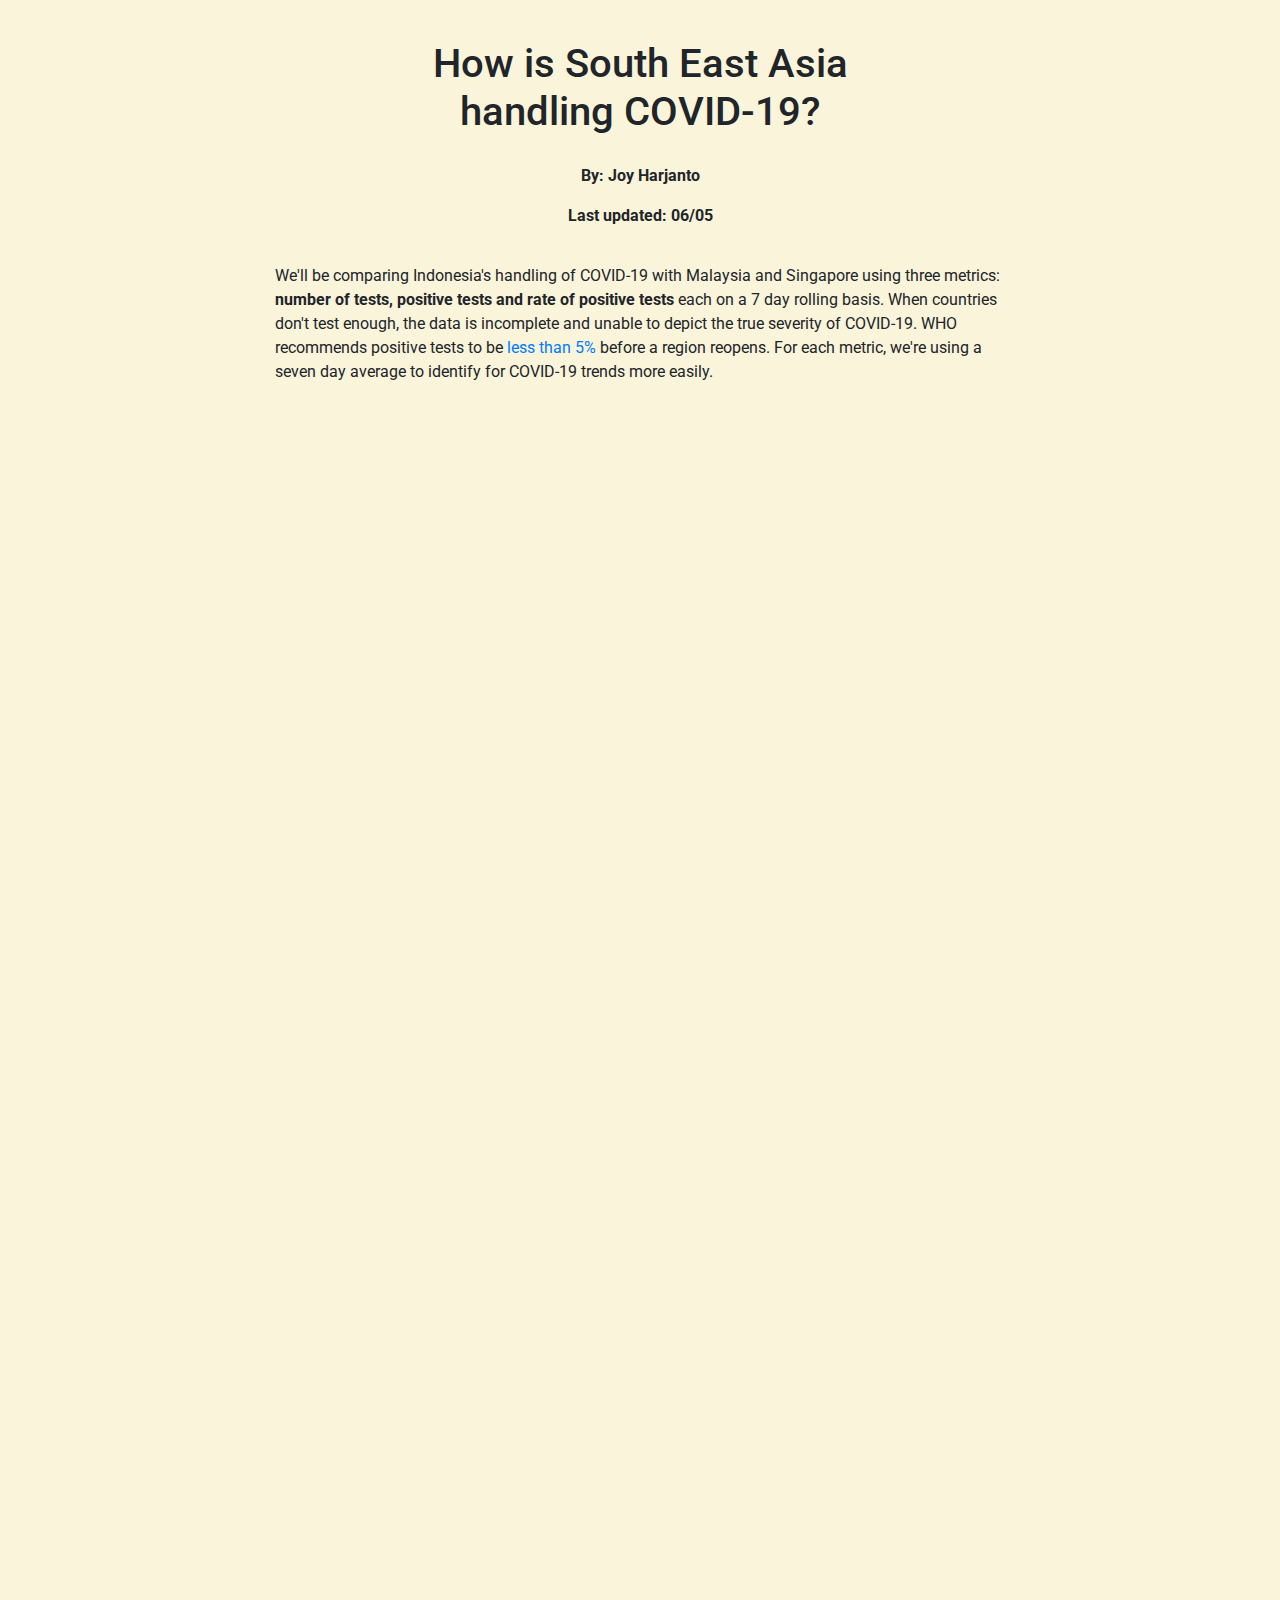
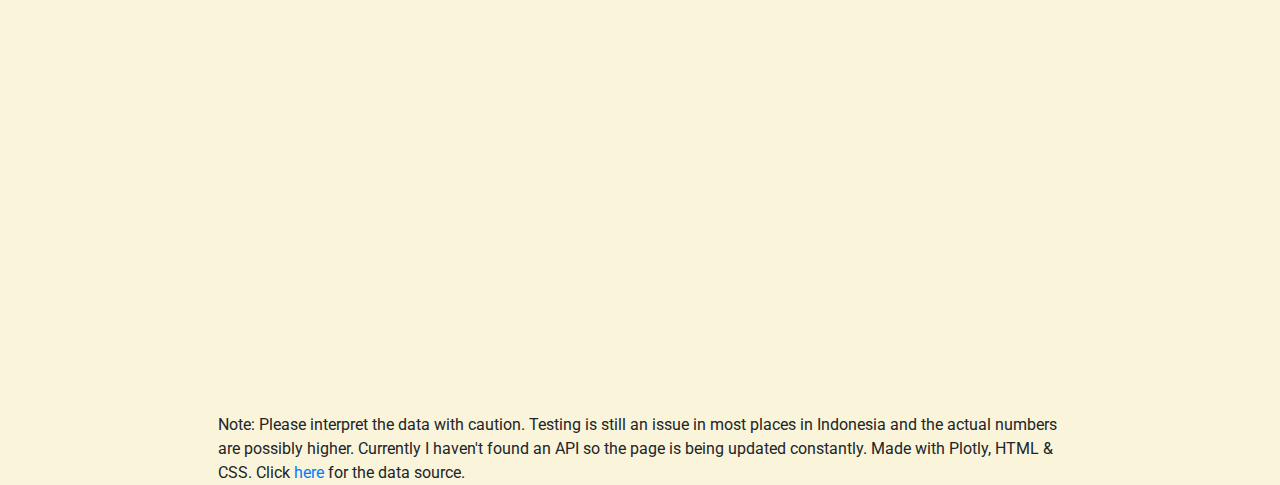
<file: index.html>
<!DOCTYPE html>
<html lang="en" dir="ltr">
  <head>
    <meta charset="utf-8">
    <title>How well is South East Asia handling COVID-19?</title>
    <link rel="preconnect" href="https://fonts.gstatic.com">
    <link href="https://fonts.googleapis.com/css2?family=Roboto:wght@300&display=swap" rel="stylesheet">
    <link rel="stylesheet" href="main.css">
    <link rel="stylesheet" href="https://stackpath.bootstrapcdn.com/bootstrap/4.3.1/css/bootstrap.min.css" integrity="sha384-ggOyR0iXCbMQv3Xipma34MD+dH/1fQ784/j6cY/iJTQUOhcWr7x9JvoRxT2MZw1T" crossorigin="anonymous">
    <link rel="import" href="file:///Users/joyharjanto/Desktop/indocovid/firstchart.html">
  </head>
  <body>
    <header>
    <div class="container">
    <div class="row">
      <div class="col">
      </div>
      <div class="col-6">
        <h1> How is South East Asia  handling COVID-19? </h1>
      </div>
      <div class="col">
      </div>
    </div>
    <div class="row">
      <div class="col">
      </div>
      <div class="col-6" id="name">
        <p> <b>By: Joy Harjanto</b> </p>
        <p> <b>Last updated: 06/05</b> </p>
      </div>
      <div class="col">
      </div>
    </div>
    <div class="row">
      <div class="col">
      </div>
      <div class="col-8" id="intro-desc">
        We'll be comparing Indonesia's handling of COVID-19 with Malaysia and Singapore using three metrics:<b> number of tests, positive tests and rate of positive tests</b> each on a 7 day rolling basis.
        When countries don't test enough, the data is incomplete and unable to depict the true severity of COVID-19. WHO recommends positive tests to be <a href="https://apps.who.int/iris/handle/10665/332073">less than 5%</a> before a region reopens. For each metric, we're using a seven day average to identify for COVID-19 trends more easily.
      </div>
      <div class="col">
      </div>
    </div>
    <div class="row">
      <div class="col-2">
      </div>
      <div class="col" id="intro-desc">
        <embed type="text/html" src="file:///Users/joyharjanto/Desktop/indocovid/firstchart.html" width="700" height="500">
      </div>
    </div>
    <br>
    <div class="row">
      <div class="col-2">
      </div>
      <div class="col" id="intro-desc">
        <embed type="text/html" src="file:///Users/joyharjanto/Desktop/indocovid/secondchart.html" width="700" height="500">
      </div>
    </div>
    <div class="row">
      <div class="col-2">
      </div>
      <div class="col" id="intro-desc">
        <embed type="text/html" src="file:///Users/joyharjanto/Desktop/indocovid/third_chart.html" width="700" height="500">
      </div>
    </div>
    </div>
    <br>
    <div class="row">
      <div class="col">
      </div>
      <div class="col-8">
        Note: Please interpret the data with caution. Testing is still an issue in most places in Indonesia and the actual numbers are possibly higher. Currently I haven't found an API so the page is being updated constantly.
        Made with Plotly, HTML & CSS. Click <a href="https://ourworldindata.org/coronavirus-data">here</a> for the data source.
      </div>
      <div class="col">
      </div>
    </div>
    </header>
  </body>
</html>
</file>
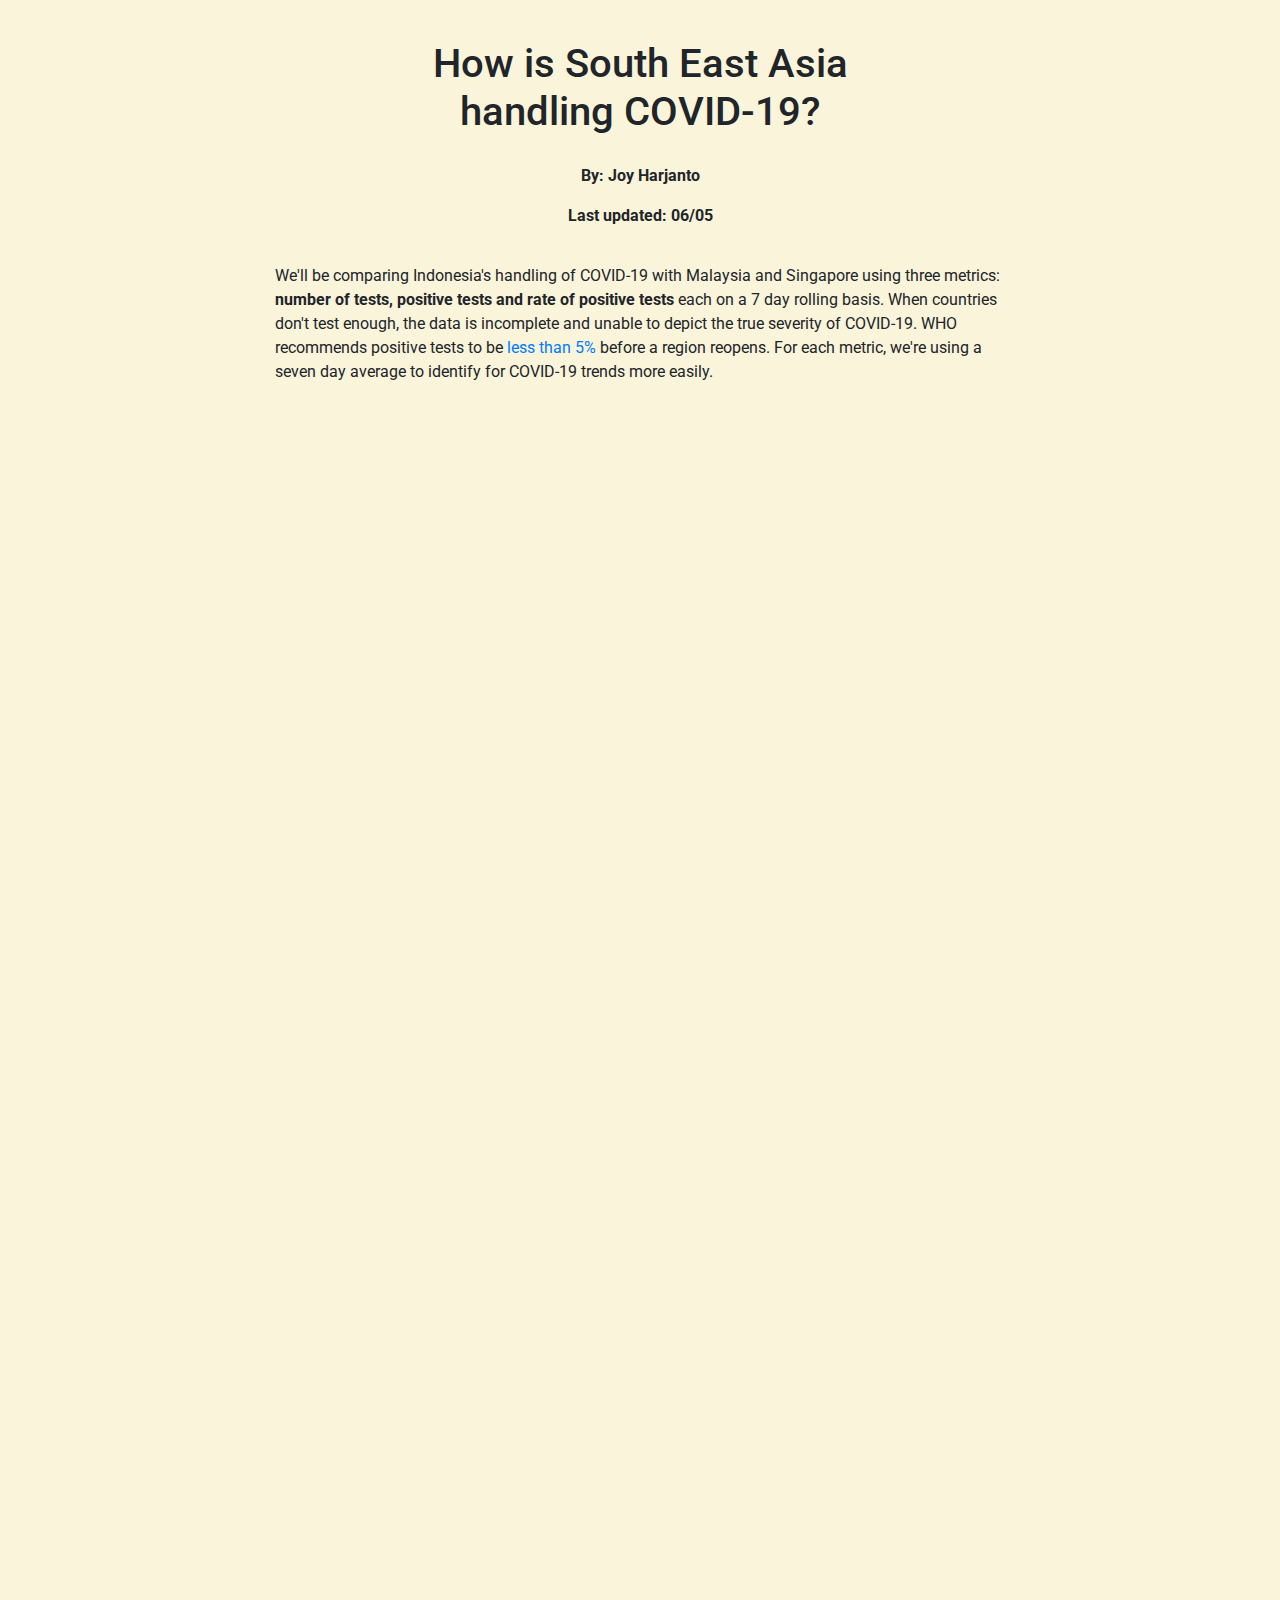
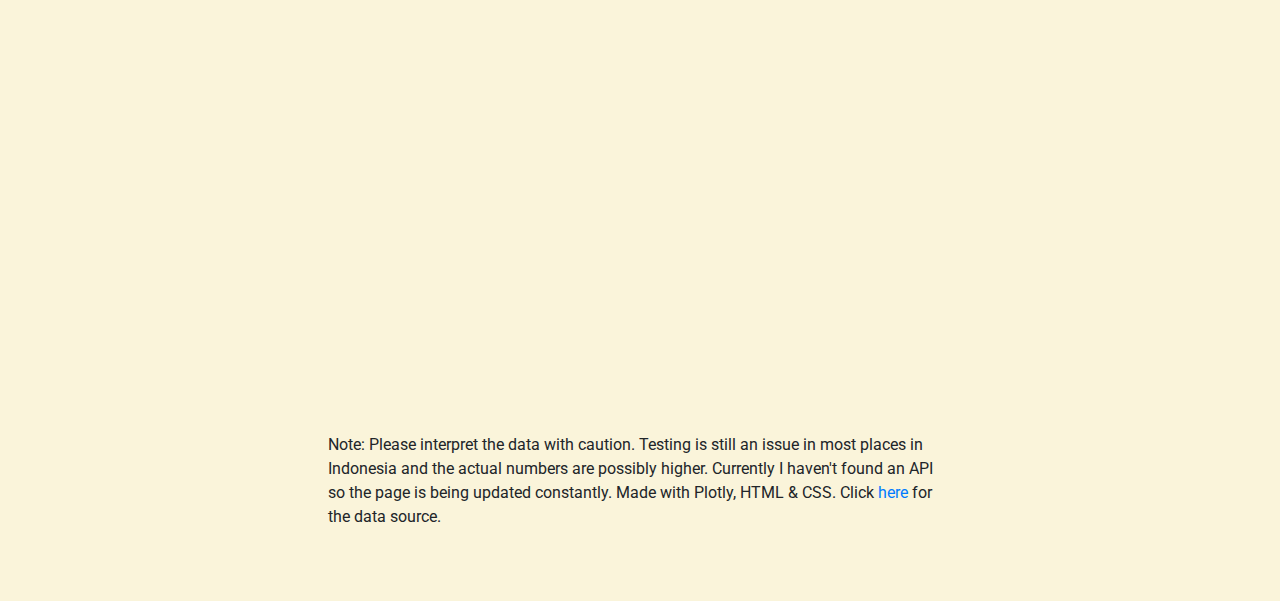
<file: static/home.html>
<!DOCTYPE html>
<html lang="en" dir="ltr">
  <head>
    <meta charset="utf-8">
    <title>How well is South East Asia handling COVID-19?</title>
    <link rel="preconnect" href="https://fonts.gstatic.com">
    <link href="https://fonts.googleapis.com/css2?family=Roboto:wght@300&display=swap" rel="stylesheet">
    <link rel="stylesheet" href="/static/main.css">
    <link rel="stylesheet" href="https://stackpath.bootstrapcdn.com/bootstrap/4.3.1/css/bootstrap.min.css" integrity="sha384-ggOyR0iXCbMQv3Xipma34MD+dH/1fQ784/j6cY/iJTQUOhcWr7x9JvoRxT2MZw1T" crossorigin="anonymous">
    <link rel="import" href="file:///Users/joyharjanto/Desktop/indocovid/firstchart.html">
  </head>
  <body>
    <header>
    <div class="container">
    <div class="row">
      <div class="col">
      </div>
      <div class="col-6">
        <h1> How is South East Asia  handling COVID-19? </h1>
      </div>
      <div class="col">
      </div>
    </div>
    <div class="row">
      <div class="col">
      </div>
      <div class="col-6" id="name">
        <p> <b>By: Joy Harjanto</b> </p>
        <p> <b>Last updated: 06/05</b> </p>
      </div>
      <div class="col">
      </div>
    </div>
    <div class="row">
      <div class="col">
      </div>
      <div class="col-8" id="intro-desc">
        We'll be comparing Indonesia's handling of COVID-19 with Malaysia and Singapore using three metrics:<b> number of tests, positive tests and rate of positive tests</b> each on a 7 day rolling basis.
        When countries don't test enough, the data is incomplete and unable to depict the true severity of COVID-19. WHO recommends positive tests to be <a href="https://apps.who.int/iris/handle/10665/332073">less than 5%</a> before a region reopens. For each metric, we're using a seven day average to identify for COVID-19 trends more easily.
      </div>
      <div class="col">
      </div>
    </div>
    <div class="row">
      <div class="col-2">
      </div>
      <div class="col" id="intro-desc">
        <embed type="text/html" src="file:///Users/joyharjanto/Desktop/indocovid/static/firstchart.html" width="700" height="500">
      </div>
    </div>
    <br>
    <div class="row">
      <div class="col-2">
      </div>
      <div class="col" id="intro-desc">
        <embed type="text/html" src="file:///Users/joyharjanto/Desktop/indocovid/static/secondchart.html" width="700" height="500">
      </div>
    </div>
    <div class="row">
      <div class="col-2">
      </div>
      <div class="col" id="intro-desc">
        <embed type="text/html" src="file:///Users/joyharjanto/Desktop/indocovid/templates/third_chart.html" width="700" height="500">
      </div>
    </div>
    </div>
    <br>
    <div class="row">
      <div class="col">
      </div>
      <div class="col-6" id="intro-desc">
        Note: Please interpret the data with caution. Testing is still an issue in most places in Indonesia and the actual numbers are possibly higher. Currently I haven't found an API so the page is being updated constantly.
        Made with Plotly, HTML & CSS. Click <a href="https://ourworldindata.org/coronavirus-data">here</a> for the data source.
        <br>
        <br>
        <br>
        <br>
      </div>
      <div class="col">
      </div>
    </div>
    </header>
  </body>
</html>
</file>
<file: main.css>
*{
  font-family: 'Roboto', sans-serif;
  background: #FAF4DA;
}
h1{
  padding-top: 40px;
  text-align: center;
  size: 400px;
}
p{
  text-align: center;
  max-width: 500;
}
#name{
  padding-top: 20px;
}
#para{
  text-align: left;
}
#intro-desc{
  padding-top: 20px;
}

#graphic{
  align-items: center;
}
</file>
<file: static/main.css>
*{
  font-family: 'Roboto', sans-serif;
  background: #FAF4DA;
}
h1{
  padding-top: 40px;
  text-align: center;
  size: 400px;
}
p{
  text-align: center;
  max-width: 500;
}
#name{
  padding-top: 20px;
}
#para{
  text-align: left;
}
#intro-desc{
  padding-top: 20px;
}

#graphic{
  align-items: center;
}
</file>
